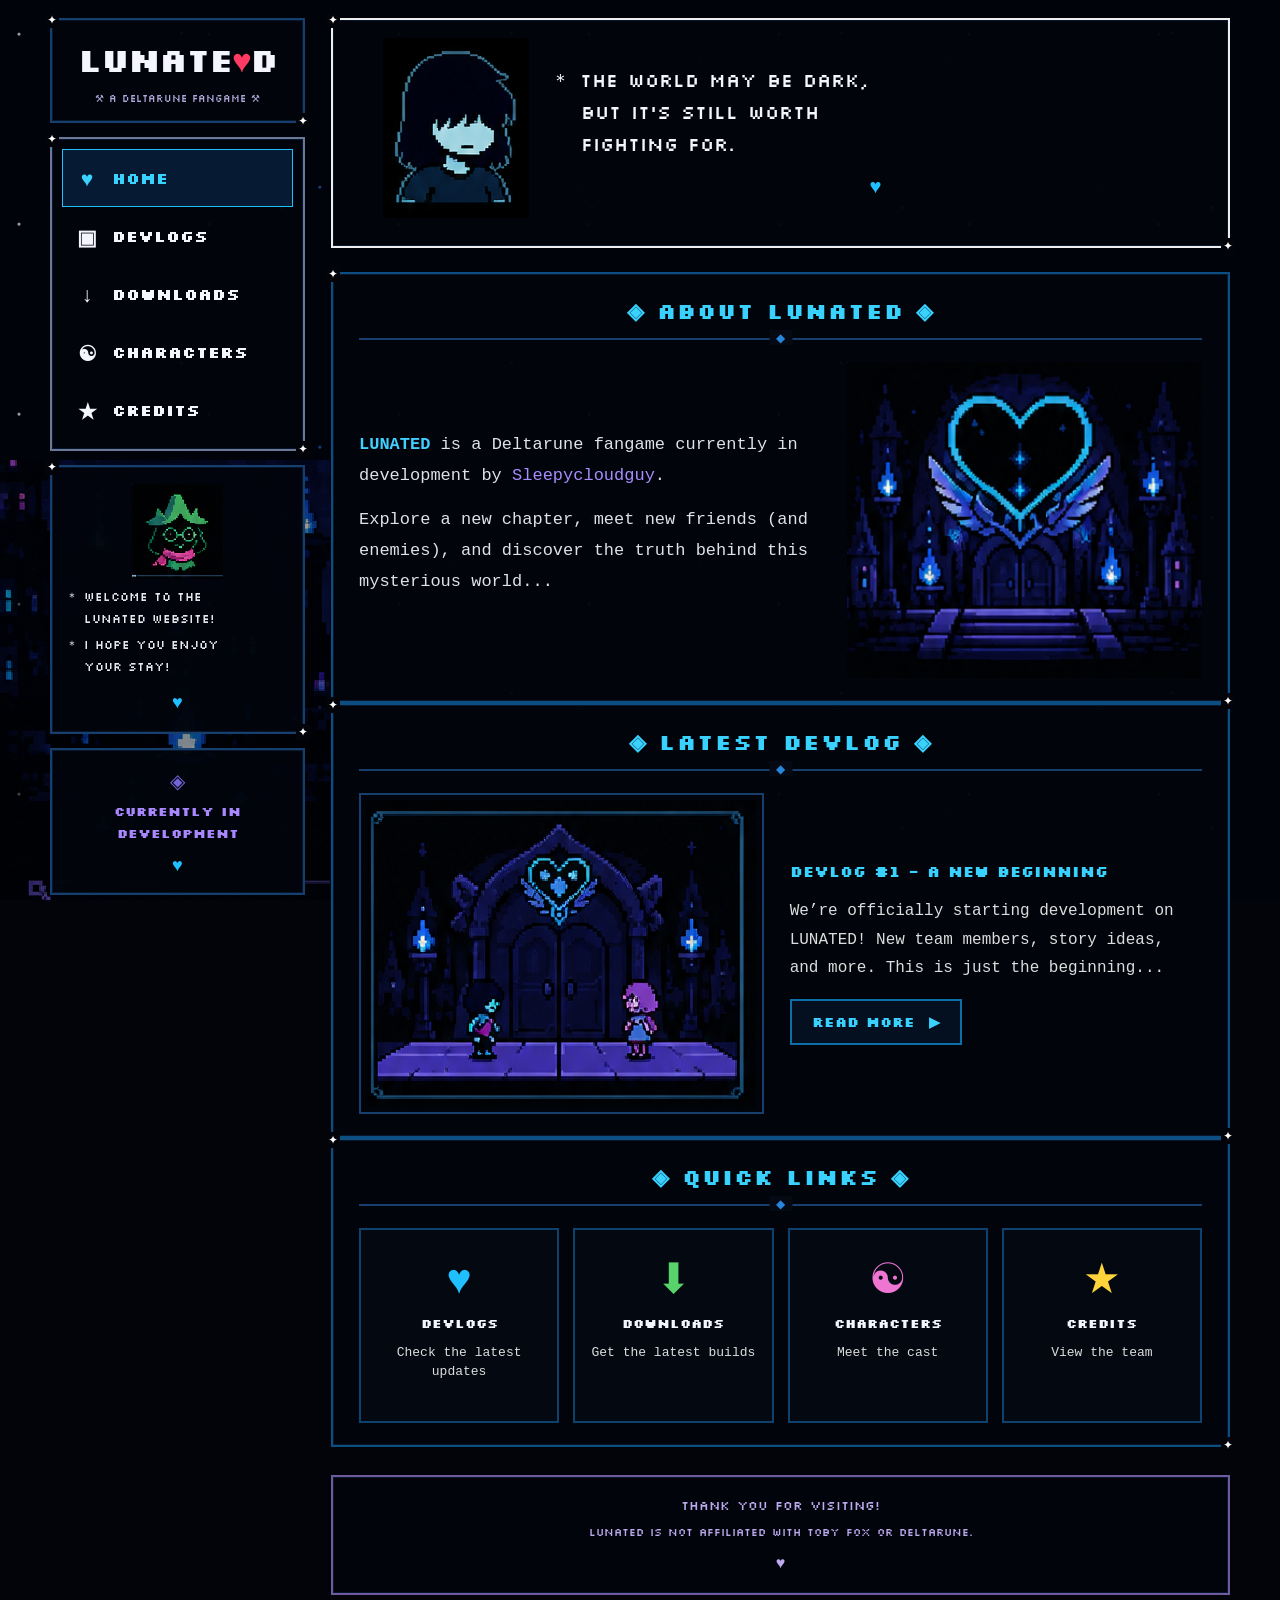
<file: index.html>
<!doctype html><html lang="en"><head><meta charset="utf-8"><meta name="viewport" content="width=device-width,initial-scale=1"><title>LUNATED</title><link rel="stylesheet" href="style.css"></head><body>
<div class="site-layout"><aside class="sidebar">
  <div class="logo-box"><h1>LUNATE<span>♥</span>D</h1><p>⚒ A DELTARUNE FANGAME ⚒</p></div>
  <nav class="side-nav">
    <a class="active" href="index.html"><span class="nav-icon">♥</span>HOME</a>
    <a href="devlogs.html"><span class="nav-icon">▣</span>DEVLOGS</a>
    <a href="downloads.html"><span class="nav-icon">↓</span>DOWNLOADS</a>
    <a href="characters.html"><span class="nav-icon">☯</span>CHARACTERS</a>
    <a href="credits.html"><span class="nav-icon">★</span>CREDITS</a>
  </nav>
  <div class="sidebar-message"><img src="images/welcome-character.png" alt="Pixel character"><p>＊ Welcome to the<br>&nbsp;&nbsp;&nbsp;LUNATED website!</p><p>＊ I hope you enjoy<br>&nbsp;&nbsp;&nbsp;your stay!</p><div class="heart">♥</div></div>
  <div class="development-box"><div class="side-sparkle">◈</div><h3>CURRENTLY IN<br>DEVELOPMENT</h3><div class="heart">♥</div></div>
</aside><main class="content">
<section class="dialogue-box"><div class="dialogue-character"><img src="images/hero-character.png" alt="Pixel character"></div><div class="dialogue-text"><p>＊ The world may be dark,</p><p>&nbsp;&nbsp;&nbsp;but it's still worth</p><p>&nbsp;&nbsp;&nbsp;fighting for.</p><span class="blue-heart">♥</span></div></section>
<section class="panel"><h2>◈ ABOUT LUNATED ◈</h2><div class="panel-line"></div><div class="about-content"><div class="about-text"><p><strong>LUNATED</strong> is a Deltarune fangame currently in development by <span style="color:#a98dff">Sleepycloudguy</span>.</p><p>Explore a new chapter, meet new friends (and enemies), and discover the truth behind this mysterious world...</p></div><img class="about-image" src="images/castle.png" alt="Lunated castle"></div></section>
<section class="panel"><h2>◈ LATEST DEVLOG ◈</h2><div class="panel-line"></div><div class="devlog-feature"><div class="devlog-image"><img src="images/latest.png" alt="Lunated characters outside a castle"></div><div class="devlog-info"><h3>DEVLOG #1 - A NEW BEGINNING</h3><p>We’re officially starting development on LUNATED! New team members, story ideas, and more. This is just the beginning...</p><a class="pixel-button" href="devlogs/devlog1.html">READ MORE&nbsp; ▶</a></div></div></section>
<section class="panel"><h2>◈ QUICK LINKS ◈</h2><div class="panel-line"></div><div class="quick-links"><a class="quick-card" href="devlogs.html"><span>♥</span><h3>DEVLOGS</h3><p>Check the latest updates</p></a><a class="quick-card" href="downloads.html"><span>⬇</span><h3>DOWNLOADS</h3><p>Get the latest builds</p></a><a class="quick-card" href="characters.html"><span>☯</span><h3>CHARACTERS</h3><p>Meet the cast</p></a><a class="quick-card" href="credits.html"><span>★</span><h3>CREDITS</h3><p>View the team</p></a></div></section>
<footer><p>Thank you for visiting!</p><p class="small-text">LUNATED is not affiliated with Toby Fox or Deltarune.</p><span>♥</span></footer>
</main></div></body></html>
</file>
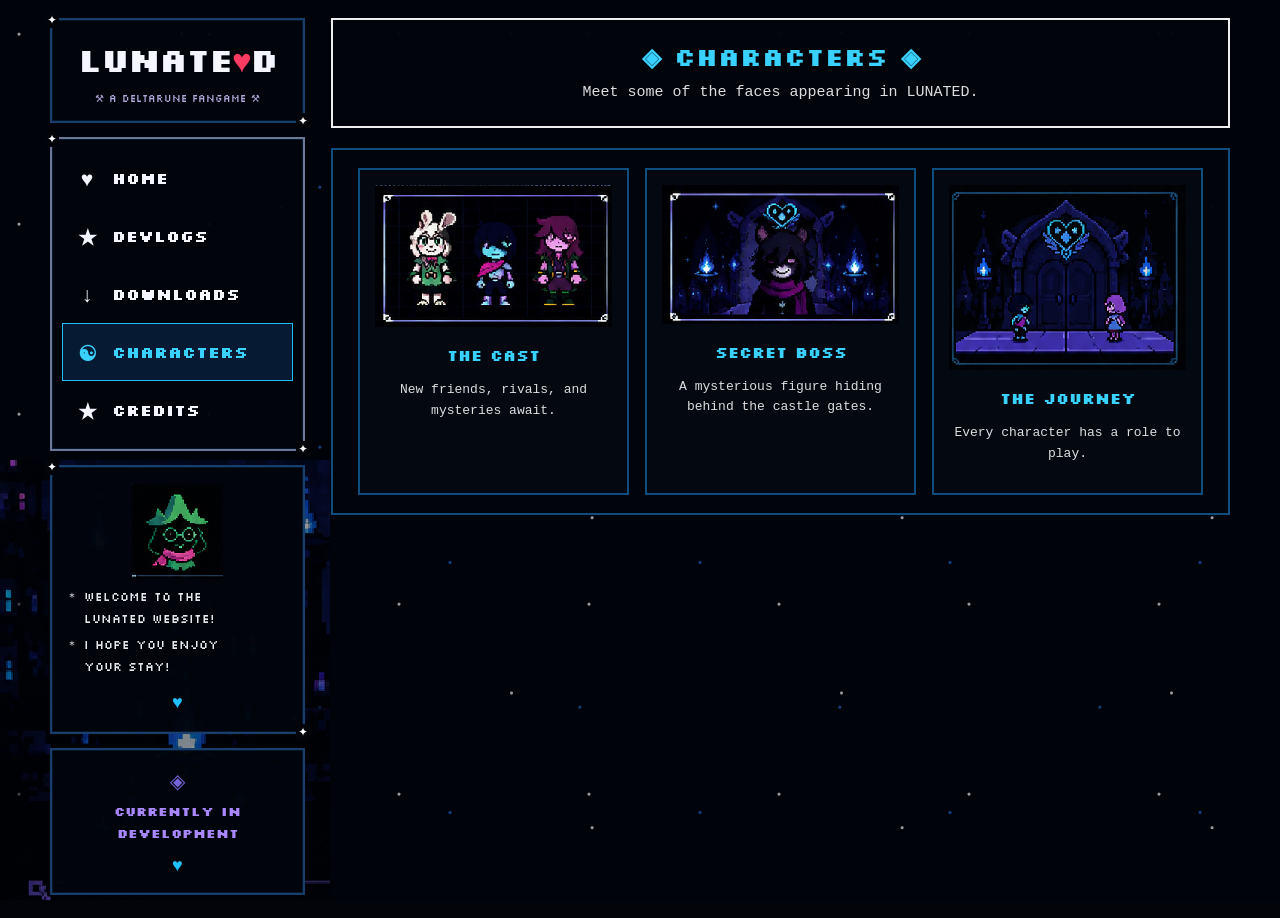
<file: characters.html>
<!doctype html><html lang="en"><head><meta charset="utf-8"><meta name="viewport" content="width=device-width,initial-scale=1"><title>LUNATED - Characters</title><link rel="stylesheet" href="style.css"></head><body><div class="page-shell"><aside class="sidebar"><div class="logo-box"><h1>LUNATE<span>♥</span>D</h1><p>⚒ A DELTARUNE FANGAME ⚒</p></div><nav class="side-nav"><a href="index.html"><span class="nav-icon">♥</span>HOME</a><a href="devlogs.html"><span class="nav-icon">★</span>DEVLOGS</a><a href="downloads.html"><span class="nav-icon">↓</span>DOWNLOADS</a><a class="active" href="characters.html"><span class="nav-icon">☯</span>CHARACTERS</a><a href="credits.html"><span class="nav-icon">★</span>CREDITS</a></nav><div class="sidebar-message"><img src="images/welcome-character.png" alt="Pixel character"><p>＊ Welcome to the<br>&nbsp;&nbsp;&nbsp;LUNATED website!</p><p>＊ I hope you enjoy<br>&nbsp;&nbsp;&nbsp;your stay!</p><div class="heart">♥</div></div><div class="development-box"><div class="side-sparkle">◈</div><h3>CURRENTLY IN<br>DEVELOPMENT</h3><div class="heart">♥</div></div></aside><main class="page-main"><section class="page-header"><h1>◈ CHARACTERS ◈</h1><p>Meet some of the faces appearing in LUNATED.</p></section><section class="page-panel"><div class="simple-grid"><div class="simple-card"><img src="images/devlog-characters.png" alt="Lunated character trio"><h3>THE CAST</h3><p>New friends, rivals, and mysteries await.</p></div><div class="simple-card"><img src="images/devlog-boss.png" alt="Secret boss"><h3>SECRET BOSS</h3><p>A mysterious figure hiding behind the castle gates.</p></div><div class="simple-card"><img src="images/latest.png" alt="Two Lunated characters"><h3>THE JOURNEY</h3><p>Every character has a role to play.</p></div></div></section></main></div></body></html>
</file>
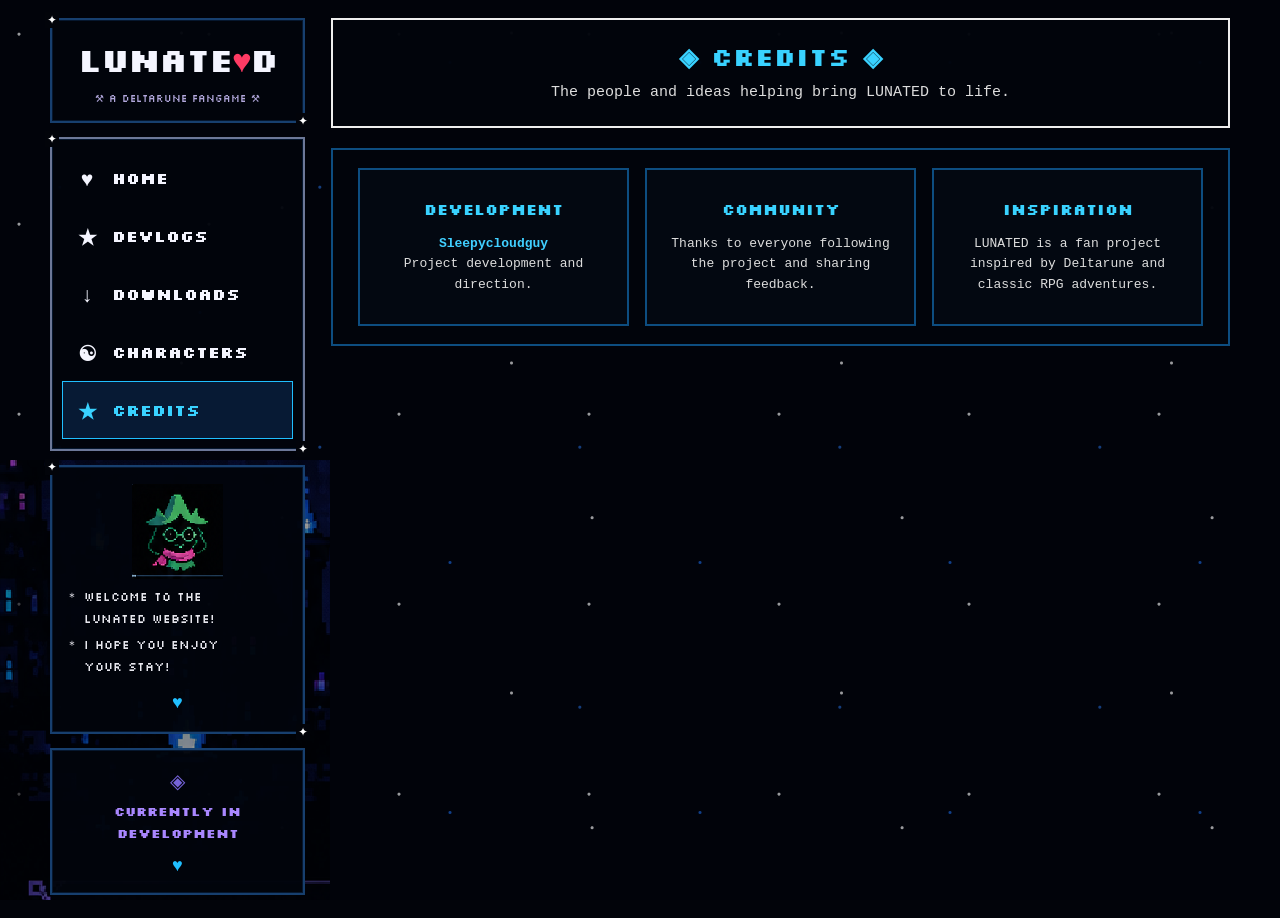
<file: credits.html>
<!doctype html><html lang="en"><head><meta charset="utf-8"><meta name="viewport" content="width=device-width,initial-scale=1"><title>LUNATED - Credits</title><link rel="stylesheet" href="style.css"></head><body><div class="page-shell"><aside class="sidebar"><div class="logo-box"><h1>LUNATE<span>♥</span>D</h1><p>⚒ A DELTARUNE FANGAME ⚒</p></div><nav class="side-nav"><a href="index.html"><span class="nav-icon">♥</span>HOME</a><a href="devlogs.html"><span class="nav-icon">★</span>DEVLOGS</a><a href="downloads.html"><span class="nav-icon">↓</span>DOWNLOADS</a><a href="characters.html"><span class="nav-icon">☯</span>CHARACTERS</a><a class="active" href="credits.html"><span class="nav-icon">★</span>CREDITS</a></nav><div class="sidebar-message"><img src="images/welcome-character.png" alt="Pixel character"><p>＊ Welcome to the<br>&nbsp;&nbsp;&nbsp;LUNATED website!</p><p>＊ I hope you enjoy<br>&nbsp;&nbsp;&nbsp;your stay!</p><div class="heart">♥</div></div><div class="development-box"><div class="side-sparkle">◈</div><h3>CURRENTLY IN<br>DEVELOPMENT</h3><div class="heart">♥</div></div></aside><main class="page-main"><section class="page-header"><h1>◈ CREDITS ◈</h1><p>The people and ideas helping bring LUNATED to life.</p></section><section class="page-panel"><div class="simple-grid"><div class="simple-card"><h3>DEVELOPMENT</h3><p><strong style="color:#40cfff">Sleepycloudguy</strong><br>Project development and direction.</p></div><div class="simple-card"><h3>COMMUNITY</h3><p>Thanks to everyone following the project and sharing feedback.</p></div><div class="simple-card"><h3>INSPIRATION</h3><p>LUNATED is a fan project inspired by Deltarune and classic RPG adventures.</p></div></div></section></main></div></body></html>
</file>
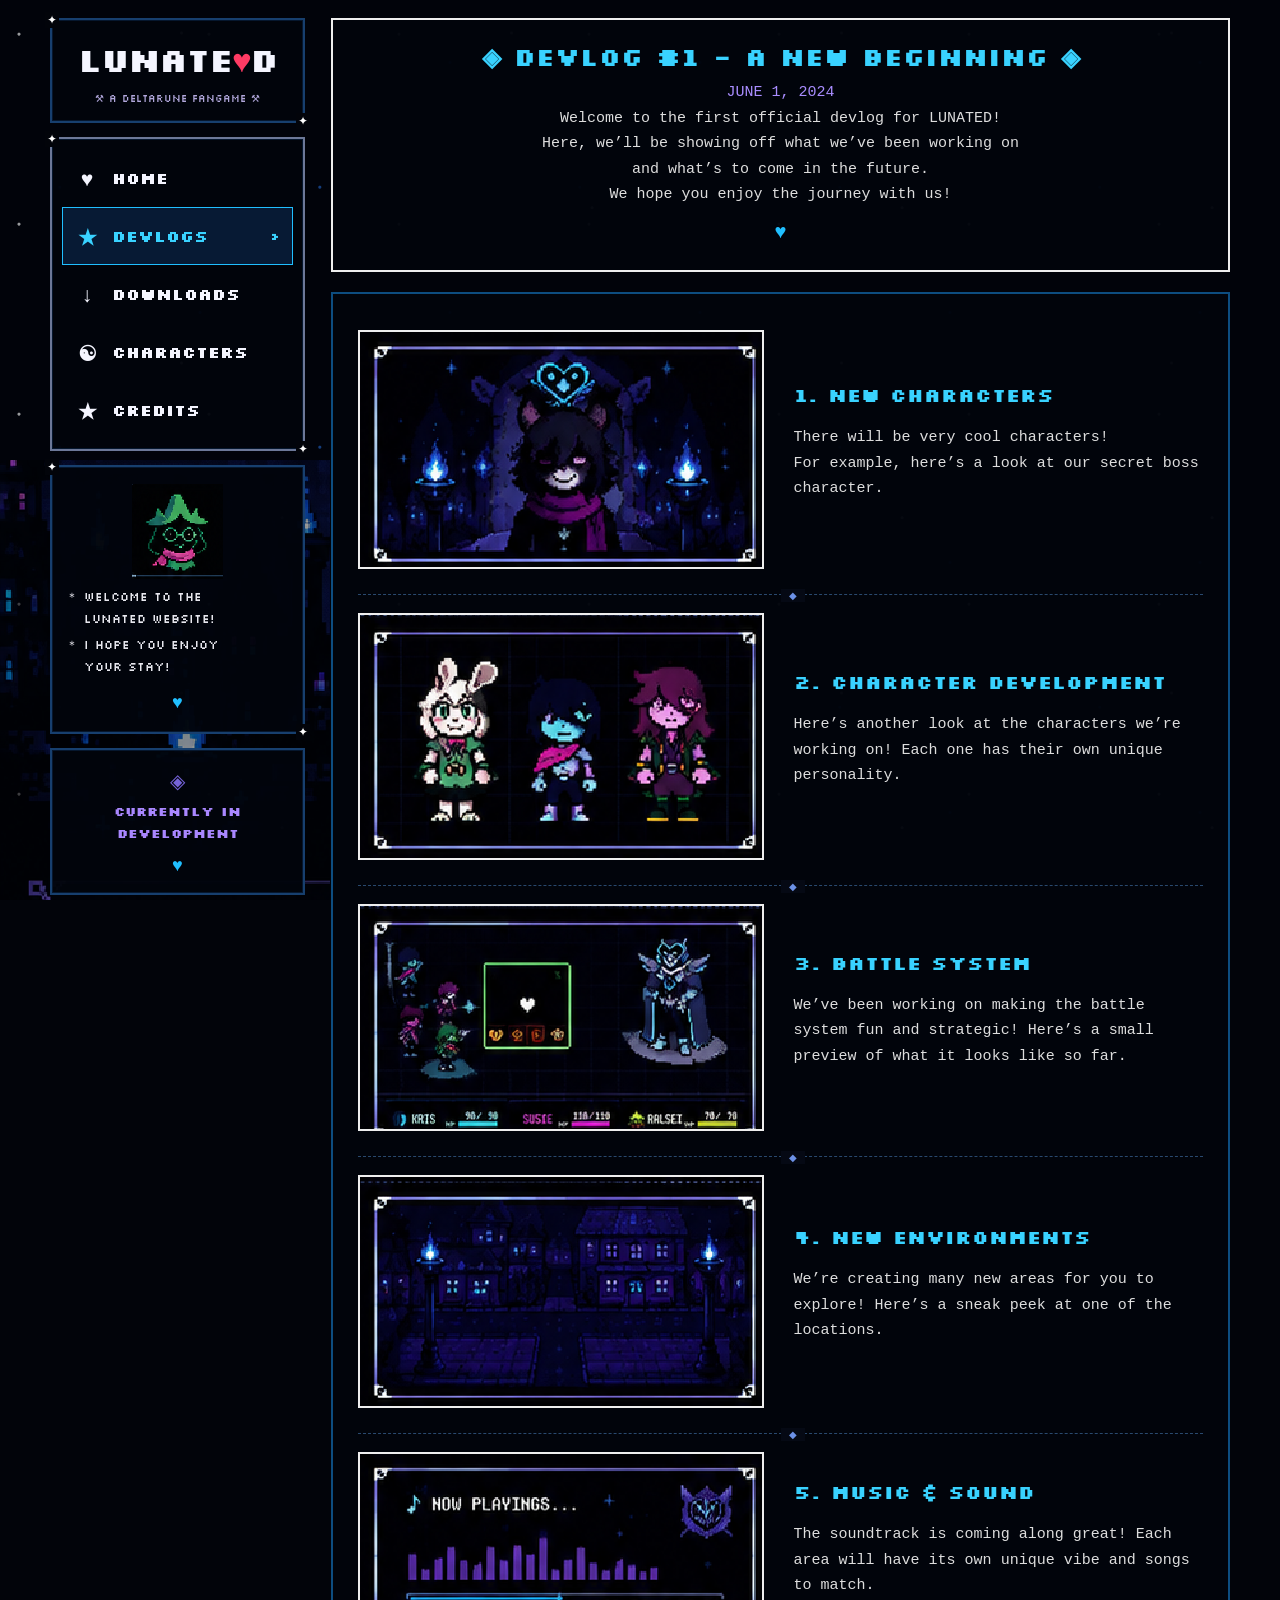
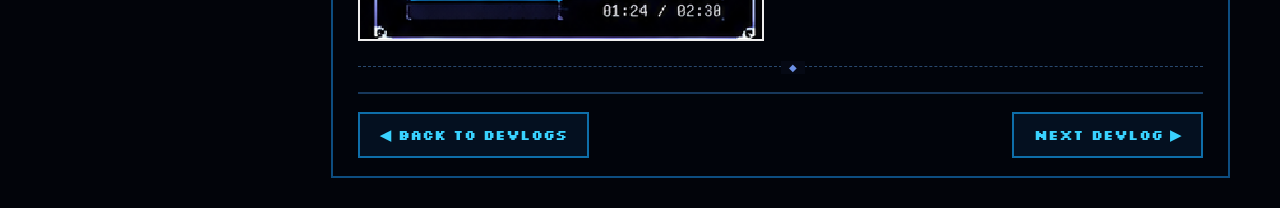
<file: devlogs.html>
<!doctype html><html lang="en"><head><meta charset="utf-8"><meta name="viewport" content="width=device-width,initial-scale=1"><title>LUNATED - Devlogs</title><link rel="stylesheet" href="style.css"></head><body><div class="page-shell"><aside class="sidebar">
<div class="logo-box"><h1>LUNATE<span>♥</span>D</h1><p>⚒ A DELTARUNE FANGAME ⚒</p></div><nav class="side-nav"><a href="index.html"><span class="nav-icon">♥</span>HOME</a><a class="active" href="devlogs.html"><span class="nav-icon">★</span>DEVLOGS <span class="arrow">›</span></a><a href="downloads.html"><span class="nav-icon">↓</span>DOWNLOADS</a><a href="characters.html"><span class="nav-icon">☯</span>CHARACTERS</a><a href="credits.html"><span class="nav-icon">★</span>CREDITS</a></nav><div class="sidebar-message"><img src="images/welcome-character.png" alt="Pixel character"><p>＊ Welcome to the<br>&nbsp;&nbsp;&nbsp;LUNATED website!</p><p>＊ I hope you enjoy<br>&nbsp;&nbsp;&nbsp;your stay!</p><div class="heart">♥</div></div><div class="development-box"><div class="side-sparkle">◈</div><h3>CURRENTLY IN<br>DEVELOPMENT</h3><div class="heart">♥</div></div></aside>
<main class="page-main"><section class="page-header"><h1>◈ DEVLOG #1 - A NEW BEGINNING ◈</h1><p style="color:#a98dff">JUNE 1, 2024</p><p>Welcome to the first official devlog for LUNATED!<br>Here, we’ll be showing off what we’ve been working on<br>and what’s to come in the future.<br>We hope you enjoy the journey with us! <span class="blue-heart">♥</span></p></section><section class="page-panel">
<div class="devlog-section"><img src="images/devlog-boss.png" alt="Secret boss character"><div><h2>1. NEW CHARACTERS</h2><p>There will be very cool characters!<br>For example, here’s a look at our secret boss character.</p></div></div>
<div class="devlog-section"><img src="images/devlog-characters.png" alt="Lunated characters"><div><h2>2. CHARACTER DEVELOPMENT</h2><p>Here’s another look at the characters we’re working on! Each one has their own unique personality.</p></div></div>
<div class="devlog-section"><img src="images/devlog-battle.png" alt="Lunated battle system"><div><h2>3. BATTLE SYSTEM</h2><p>We’ve been working on making the battle system fun and strategic! Here’s a small preview of what it looks like so far.</p></div></div>
<div class="devlog-section"><img src="images/devlog-town.png" alt="Lunated environment"><div><h2>4. NEW ENVIRONMENTS</h2><p>We’re creating many new areas for you to explore! Here’s a sneak peek at one of the locations.</p></div></div>
<div class="devlog-section"><img src="images/devlog-music.png" alt="Lunated music preview"><div><h2>5. MUSIC &amp; SOUND</h2><p>The soundtrack is coming along great! Each area will have its own unique vibe and songs to match.</p></div></div>
<div class="article-nav"><a class="pixel-button" href="devlogs.html">◀ BACK TO DEVLOGS</a><a class="pixel-button" href="devlogs/devlog1.html">NEXT DEVLOG ▶</a></div></section></main></div></body></html>
</file>
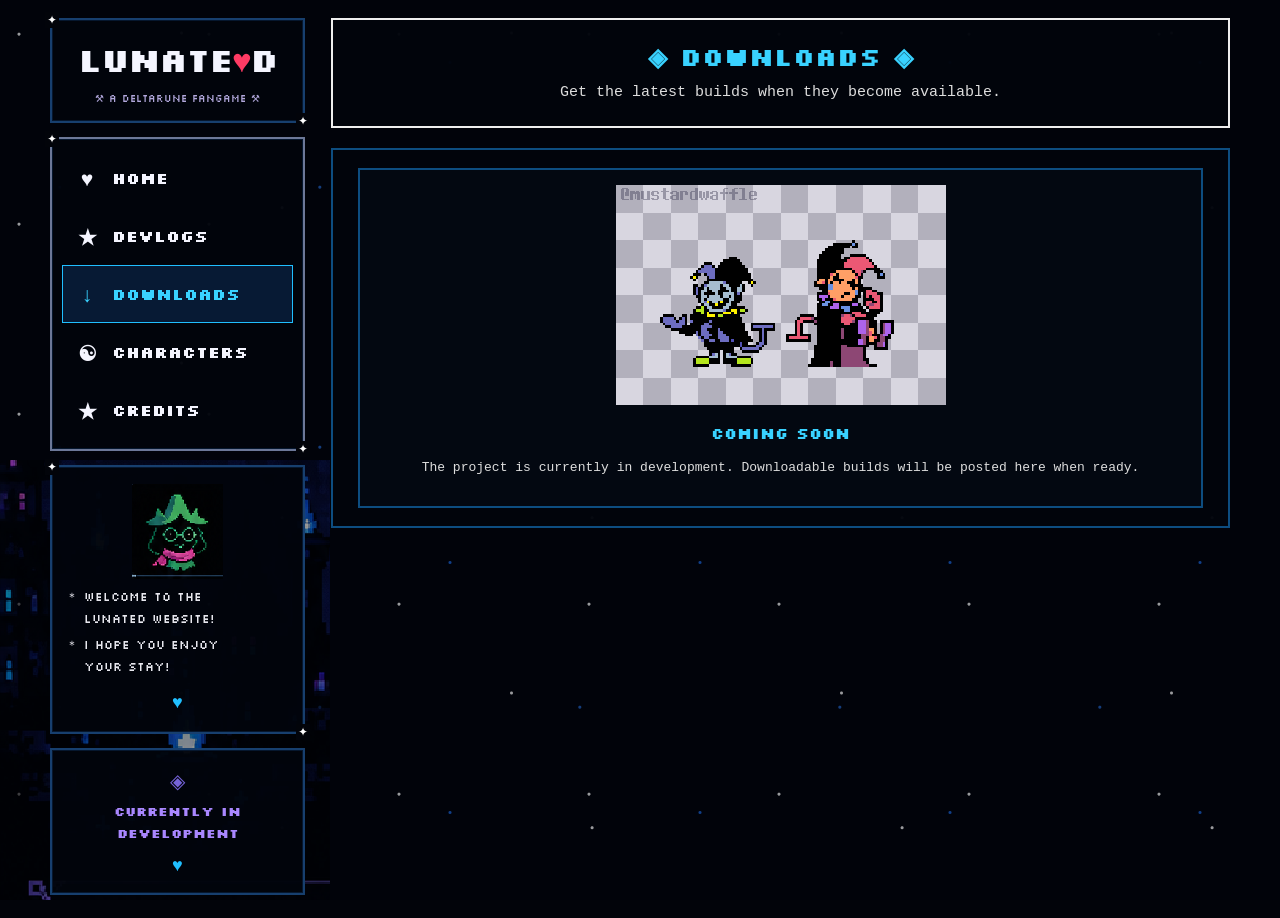
<file: downloads.html>
<!doctype html><html lang="en"><head><meta charset="utf-8"><meta name="viewport" content="width=device-width,initial-scale=1"><title>LUNATED - Downloads</title><link rel="stylesheet" href="style.css"></head><body><div class="page-shell"><aside class="sidebar"><div class="logo-box"><h1>LUNATE<span>♥</span>D</h1><p>⚒ A DELTARUNE FANGAME ⚒</p></div><nav class="side-nav"><a href="index.html"><span class="nav-icon">♥</span>HOME</a><a href="devlogs.html"><span class="nav-icon">★</span>DEVLOGS</a><a class="active" href="downloads.html"><span class="nav-icon">↓</span>DOWNLOADS</a><a href="characters.html"><span class="nav-icon">☯</span>CHARACTERS</a><a href="credits.html"><span class="nav-icon">★</span>CREDITS</a></nav><div class="sidebar-message"><img src="images/welcome-character.png" alt="Pixel character"><p>＊ Welcome to the<br>&nbsp;&nbsp;&nbsp;LUNATED website!</p><p>＊ I hope you enjoy<br>&nbsp;&nbsp;&nbsp;your stay!</p><div class="heart">♥</div></div><div class="development-box"><div class="side-sparkle">◈</div><h3>CURRENTLY IN<br>DEVELOPMENT</h3><div class="heart">♥</div></div></aside><main class="page-main"><section class="page-header"><h1>◈ DOWNLOADS ◈</h1><p>Get the latest builds when they become available.</p></section><section class="page-panel"><div class="simple-card"><img src="images/dm7zzj9-26f5a06c-44ec-46a8-966c-704dae1dff8a.png" alt="Lunated development art"><h3>COMING SOON</h3><p>The project is currently in development. Downloadable builds will be posted here when ready.</p></div></section></main></div></body></html>
</file>
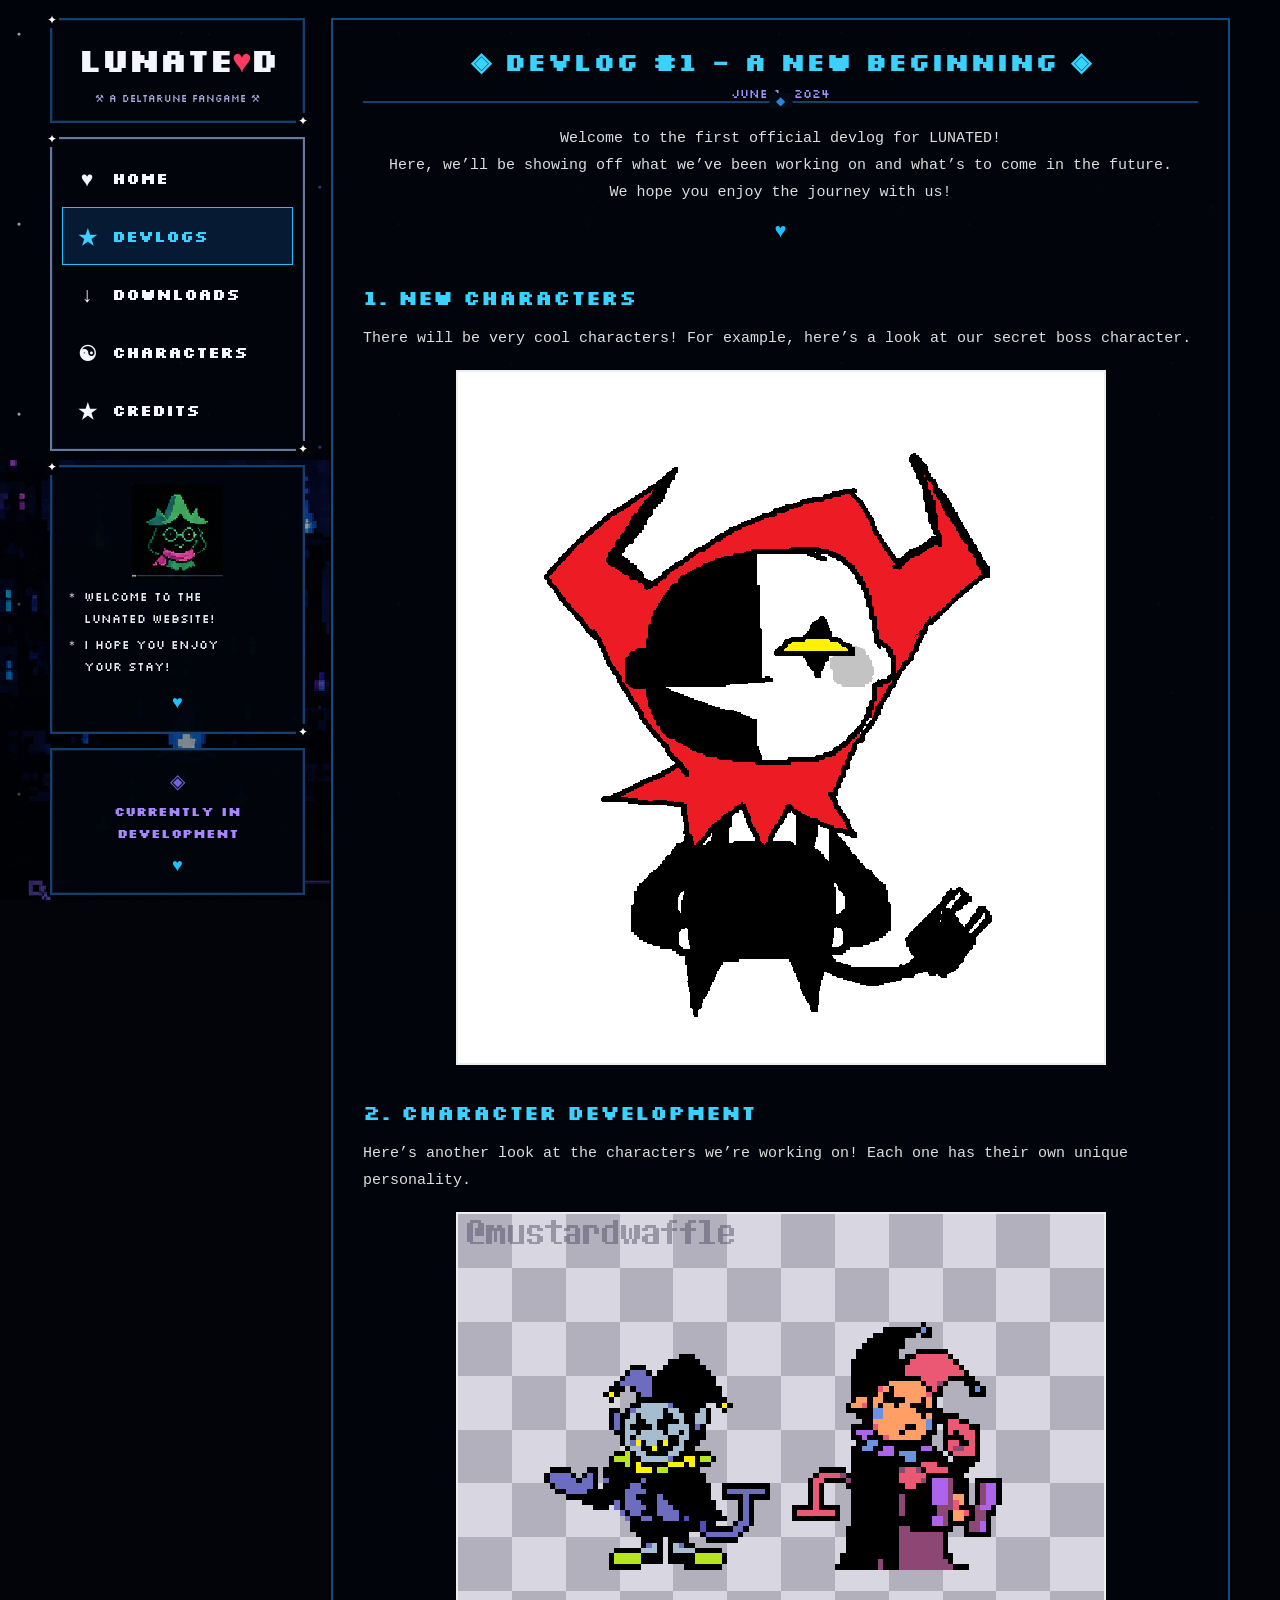
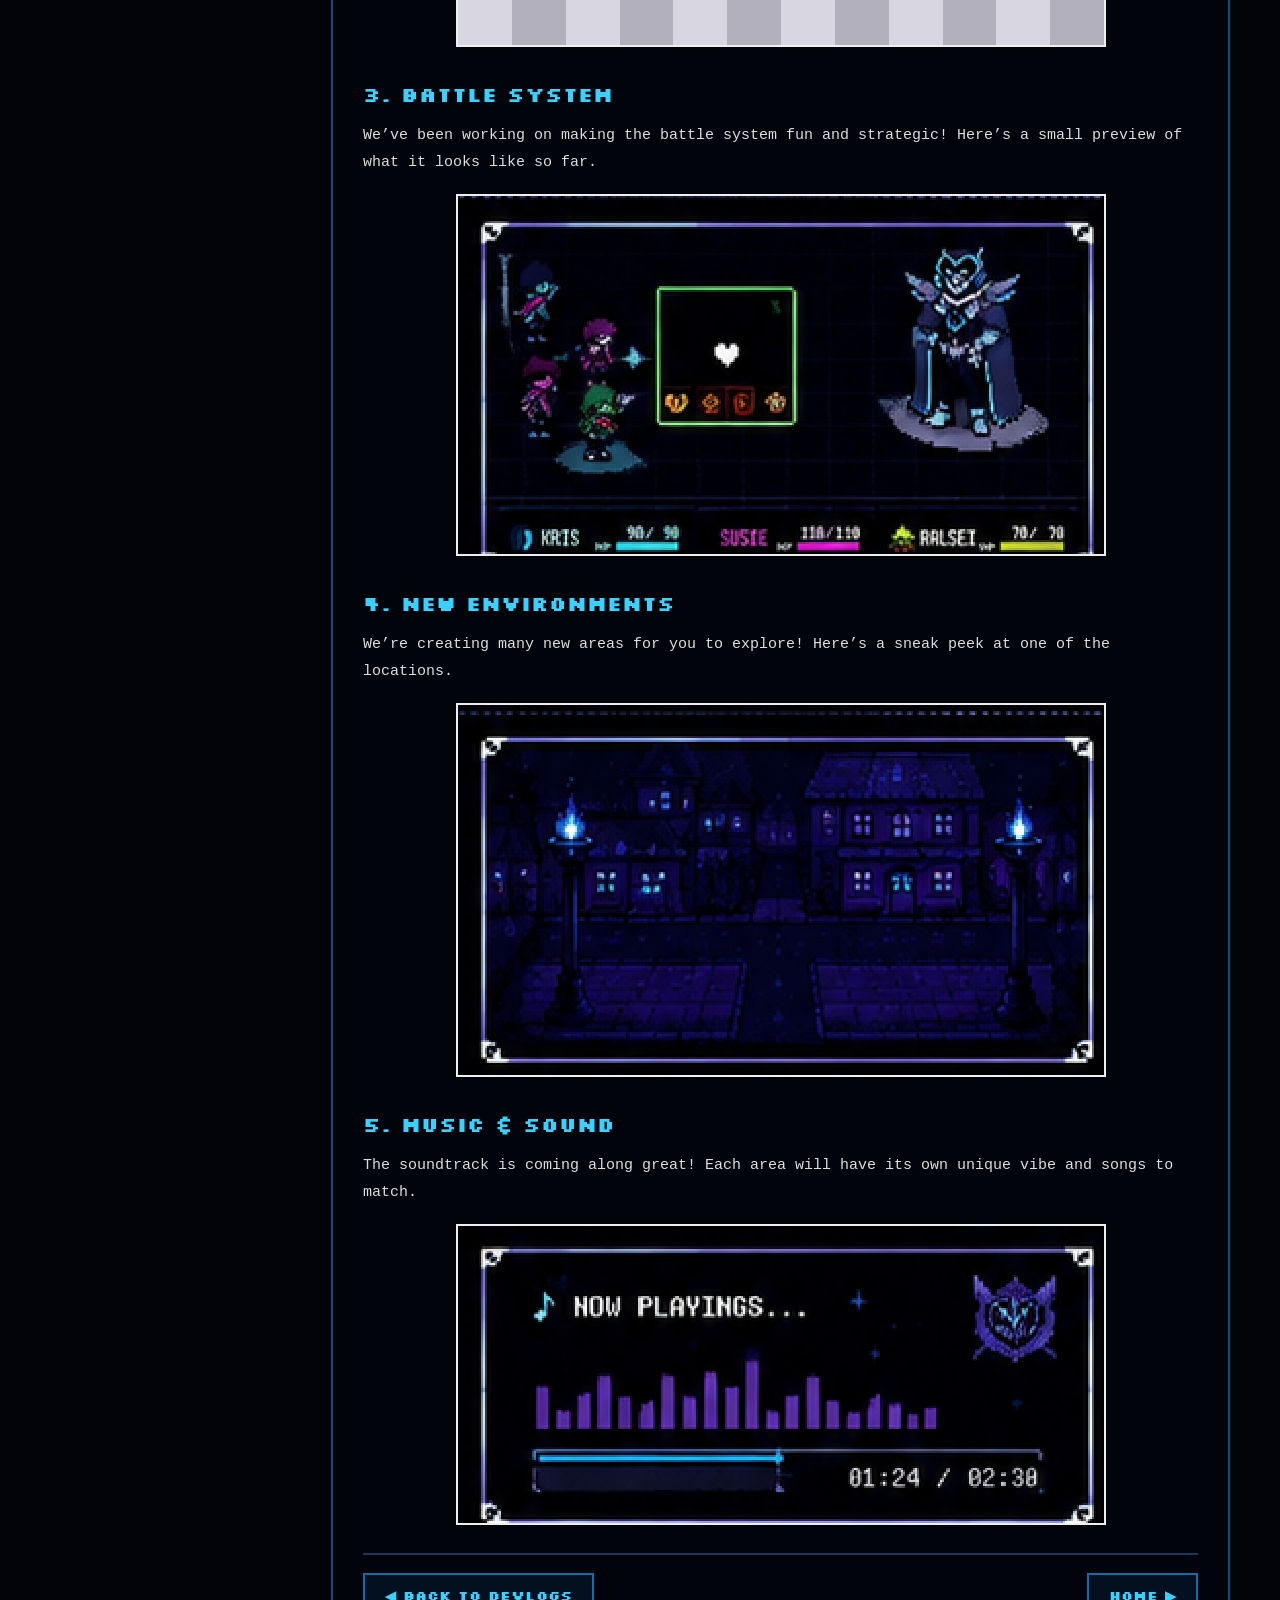
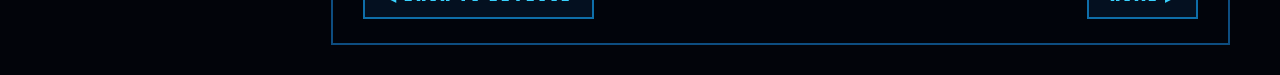
<file: devlogs/devlog1.html>
<!doctype html><html lang="en"><head><meta charset="utf-8"><meta name="viewport" content="width=device-width,initial-scale=1"><title>Devlog #1 - Lunated</title><link rel="stylesheet" href="../style.css"></head><body><div class="page-shell"><aside class="sidebar"><div class="logo-box"><h1>LUNATE<span>♥</span>D</h1><p>⚒ A DELTARUNE FANGAME ⚒</p></div><nav class="side-nav"><a href="../index.html"><span class="nav-icon">♥</span>HOME</a><a class="active" href="../devlogs.html"><span class="nav-icon">★</span>DEVLOGS</a><a href="../downloads.html"><span class="nav-icon">↓</span>DOWNLOADS</a><a href="../characters.html"><span class="nav-icon">☯</span>CHARACTERS</a><a href="../credits.html"><span class="nav-icon">★</span>CREDITS</a></nav><div class="sidebar-message"><img src="../images/welcome-character.png" alt="Pixel character"><p>＊ Welcome to the<br>&nbsp;&nbsp;&nbsp;LUNATED website!</p><p>＊ I hope you enjoy<br>&nbsp;&nbsp;&nbsp;your stay!</p><div class="heart">♥</div></div><div class="development-box"><div class="side-sparkle">◈</div><h3>CURRENTLY IN<br>DEVELOPMENT</h3><div class="heart">♥</div></div></aside><main class="page-main"><article class="article"><h1>◈ DEVLOG #1 - A NEW BEGINNING ◈</h1><div class="date">JUNE 1, 2024</div><div class="panel-line"></div><p class="intro">Welcome to the first official devlog for LUNATED!<br>Here, we’ll be showing off what we’ve been working on and what’s to come in the future.<br>We hope you enjoy the journey with us! <span class="blue-heart">♥</span></p><h2>1. NEW CHARACTERS</h2><p>There will be very cool characters! For example, here’s a look at our secret boss character.</p><img class="article-image" src="../images/GwifBmjWcAAq0_1.png" alt="Secret boss character"><h2>2. CHARACTER DEVELOPMENT</h2><p>Here’s another look at the characters we’re working on! Each one has their own unique personality.</p><img class="article-image" src="../images/dm7zzj9-26f5a06c-44ec-46a8-966c-704dae1dff8a.png" alt="Lunated characters"><h2>3. BATTLE SYSTEM</h2><p>We’ve been working on making the battle system fun and strategic! Here’s a small preview of what it looks like so far.</p><img class="article-image" src="../images/devlog-battle.png" alt="Lunated battle system"><h2>4. NEW ENVIRONMENTS</h2><p>We’re creating many new areas for you to explore! Here’s a sneak peek at one of the locations.</p><img class="article-image" src="../images/devlog-town.png" alt="Lunated environment"><h2>5. MUSIC &amp; SOUND</h2><p>The soundtrack is coming along great! Each area will have its own unique vibe and songs to match.</p><img class="article-image" src="../images/devlog-music.png" alt="Lunated music preview"><div class="article-nav"><a class="pixel-button" href="../devlogs.html">◀ BACK TO DEVLOGS</a><a class="pixel-button" href="../index.html">HOME ▶</a></div></article></main></div></body></html>
</file>
<file: style.css>
@import url('https://fonts.googleapis.com/css2?family=Silkscreen:wght@400;700&display=swap');

:root{
  --bg:#02040a; --panel:#050914; --cyan:#20bfff; --cyan2:#39d2ff;
  --blue:#0b2b57; --purple:#9c82ff; --white:#f4f5ff; --muted:#c8c8d8;
  --line:#173f6e; --green:#58d36b; --pink:#ef75d2; --gold:#ffd43b;
}
*{box-sizing:border-box} html{scroll-behavior:smooth}
body{margin:0;min-height:100vh;background:var(--bg);color:var(--white);font-family:'Silkscreen','Courier New',monospace;image-rendering:pixelated;overflow-x:hidden}
body:before{content:"";position:fixed;inset:0;z-index:-4;background:
 radial-gradient(circle at 10% 18%,#fff 0 1px,transparent 2px),
 radial-gradient(circle at 23% 72%,#2264c9 0 1px,transparent 2px),
 radial-gradient(circle at 55% 10%,#fff 0 1px,transparent 2px),
 radial-gradient(circle at 80% 25%,#1b66db 0 1px,transparent 2px),
 radial-gradient(circle at 91% 67%,#fff 0 1px,transparent 2px),#02040a;
 background-size:190px 190px,260px 260px,330px 330px,250px 250px,310px 310px;opacity:.6}
body:after{content:"";position:fixed;z-index:-3;left:0;bottom:0;width:330px;height:440px;background:url('images/city.png') left bottom/330px auto no-repeat;opacity:.6;pointer-events:none}
a{color:inherit}.site-layout{width:min(1180px,96vw);margin:18px auto 30px;display:grid;grid-template-columns:255px 1fr;gap:26px;position:relative}.sidebar{min-width:0}.panel,.sidebar>div,.side-nav,.logo-box,footer,.dialogue-box{position:relative;background:rgba(2,5,12,.96);border:2px solid var(--line);box-shadow:0 0 0 1px #06172e inset}
.logo-box{border-color:#eee;padding:18px 12px 16px;text-align:center;margin-bottom:14px}.logo-box:before,.logo-box:after,.panel:before,.panel:after,.dialogue-box:before,.dialogue-box:after,.side-nav:before,.side-nav:after,.sidebar-message:before,.sidebar-message:after{content:'✦';position:absolute;color:#fff;font-size:12px;line-height:1;background:var(--bg);padding:2px;z-index:2}.logo-box:before,.panel:before,.dialogue-box:before,.side-nav:before,.sidebar-message:before{left:-7px;top:-8px}.logo-box:after,.panel:after,.dialogue-box:after,.side-nav:after,.sidebar-message:after{right:-7px;bottom:-8px}.logo-box h1{font-size:33px;letter-spacing:-2px;margin:0;font-weight:700}.logo-box h1 span{color:#ff3b64}.logo-box p{font-size:10px;color:#b1a7db;margin:10px 0 0}.side-nav{padding:10px;margin-bottom:14px;border-color:#6c7898}.side-nav a{display:flex;align-items:center;gap:13px;min-height:58px;padding:10px 12px;text-decoration:none;font-size:16px;font-weight:700;border:1px solid transparent}.side-nav a:hover,.side-nav a.active{background:#071a34;border-color:var(--cyan);color:var(--cyan2)}.nav-icon{width:24px;text-align:center;font-size:21px}.arrow{margin-left:auto}.sidebar-message{padding:17px 14px 14px;margin-bottom:14px;border-color:#767c9d;line-height:1.8}.sidebar-message img{display:block;width:95px;height:95px;object-fit:contain;margin:0 auto 7px}.sidebar-message p{font-size:12px;margin:5px 0;color:#e7e7ee}.sidebar-message p::first-letter{color:#fff}.heart{text-align:center;color:var(--cyan);font-size:18px;margin-top:8px}.development-box{padding:17px;text-align:center;border-color:#6e659d}.development-box h3{margin:7px 0;color:#a987ff;font-size:13px;line-height:1.7}.side-sparkle{color:#7563d9;font-size:20px}.content{min-width:0}.dialogue-box{display:grid;grid-template-columns:190px 1fr;align-items:center;min-height:215px;padding:18px 28px;margin-bottom:24px;border-color:#eee}.dialogue-character{align-self:end;text-align:center;height:190px}.dialogue-character img{height:180px;width:auto;object-fit:contain}.dialogue-text{font-family:'Silkscreen','Courier New',monospace;font-size:19px;line-height:1.7}.dialogue-text p{margin:0}.blue-heart{display:block;text-align:center;color:var(--cyan);font-size:20px;margin-top:8px}.panel{padding:22px 26px;margin-bottom:0;border-color:#0c4d82}.panel h2{text-align:center;color:var(--cyan2);font-size:22px;margin:0 0 13px;letter-spacing:1px}.panel-line{height:2px;background:var(--line);position:relative;margin-bottom:22px}.panel-line:after{content:'◆';position:absolute;left:50%;top:-8px;transform:translateX(-50%);background:var(--panel);padding:0 7px;color:#2785db;font-size:12px}.about-content{display:grid;grid-template-columns:1fr 355px;gap:30px;align-items:center}.about-text p{font-family:'Courier New',monospace;font-size:17px;line-height:1.8;margin:0 0 14px;color:#e1e1e8}.about-text strong{color:#40cfff}.about-image{width:100%;display:block;image-rendering:auto}.devlog-feature{display:grid;grid-template-columns:48% 1fr;gap:26px;align-items:center}.devlog-image{border:2px solid var(--line);padding:5px;background:#02040b}.devlog-image img{display:block;width:100%;height:auto}.devlog-info h3{color:var(--cyan2);font-size:15px;margin:0 0 15px}.devlog-info p{font-family:'Courier New',monospace;font-size:16px;line-height:1.8;color:#ddd}.pixel-button{display:inline-block;color:var(--cyan2);border:2px solid #0e6ea9;background:#041020;padding:12px 20px;text-decoration:none;font-size:14px;font-weight:700}.pixel-button:hover{background:#0b2b4a;color:#fff;border-color:#fff}.quick-links{display:grid;grid-template-columns:repeat(4,1fr);gap:14px}.quick-card{min-height:195px;border:2px solid #0d426e;padding:20px 10px;text-align:center;text-decoration:none;background:#030811}.quick-card:hover{border-color:var(--cyan);transform:translateY(-2px)}.quick-card>span{display:block;font-size:42px;height:55px}.quick-card:nth-child(1)>span{color:var(--cyan)}.quick-card:nth-child(2)>span{color:var(--green)}.quick-card:nth-child(3)>span{color:var(--pink)}.quick-card:nth-child(4)>span{color:var(--gold)}.quick-card h3{font-size:13px;margin:10px 0 12px}.quick-card p{font-family:'Courier New',monospace;font-size:13px;line-height:1.5;color:#ddd;margin:0}footer{margin-top:28px;padding:20px;text-align:center;border-color:#6e5a9c;color:#bca9ee}footer p{margin:0 0 10px;font-size:13px}footer .small-text{font-size:11px;line-height:1.7}.page-shell{display:grid;grid-template-columns:255px 1fr;gap:26px;width:min(1180px,96vw);margin:18px auto 30px}.page-main{min-width:0}.page-header{border:2px solid #eee;padding:20px 30px;text-align:center;margin-bottom:20px;background:rgba(2,5,12,.97);position:relative}.page-header h1{color:var(--cyan2);font-size:25px;margin:0 0 8px}.page-header p{font-family:'Courier New',monospace;color:#ddd;font-size:15px;line-height:1.7;margin:0}.page-panel{border:2px solid #0d4d80;background:rgba(2,5,12,.97);padding:18px 25px}.devlog-section{display:grid;grid-template-columns:48% 1fr;gap:30px;align-items:center;padding:18px 0 25px;border-bottom:1px dashed #29496e;position:relative}.devlog-section:last-child{border-bottom:0}.devlog-section img{display:block;width:100%;height:auto;border:2px solid #eee}.devlog-section h2{font-size:19px;color:var(--cyan2);margin:0 0 18px}.devlog-section p{font-family:'Courier New',monospace;font-size:15px;line-height:1.7;color:#ddd}.devlog-section:after{content:'◆';position:absolute;bottom:-8px;left:50%;background:var(--panel);color:#6c91e6;padding:0 8px;font-size:10px}.article{border:2px solid #0d4d80;background:rgba(2,5,12,.97);padding:24px 30px}.article h1{text-align:center;color:var(--cyan2);font-size:26px;margin:0 0 8px}.article .date{text-align:center;color:#a58eff;font-size:12px}.article .intro{text-align:center;font-family:'Courier New',monospace;color:#ddd;font-size:15px;line-height:1.8}.article h2{color:var(--cyan2);font-size:20px;margin:34px 0 12px}.article p{font-family:'Courier New',monospace;color:#ddd;font-size:15px;line-height:1.8}.article-image{display:block;width:min(100%,650px);margin:18px auto 28px;border:2px solid #eee}.article-nav{display:flex;justify-content:space-between;gap:15px;border-top:2px solid #17385c;padding-top:18px;margin-top:25px}.simple-grid{display:grid;grid-template-columns:repeat(3,1fr);gap:16px}.simple-card{border:2px solid #0d4d80;background:#030811;padding:15px;text-align:center}.simple-card img{width:100%;max-height:220px;object-fit:contain}.simple-card h3{color:var(--cyan2);font-size:15px}.simple-card p{font-family:'Courier New',monospace;color:#ddd;line-height:1.6;font-size:13px}
@media(max-width:900px){.site-layout,.page-shell{grid-template-columns:1fr;width:94vw}.sidebar{max-width:700px;margin:auto;width:100%}.dialogue-box{grid-template-columns:150px 1fr}.about-content,.devlog-feature,.devlog-section{grid-template-columns:1fr}.about-image{max-width:550px;margin:auto}.quick-links{grid-template-columns:repeat(2,1fr)}.simple-grid{grid-template-columns:1fr 1fr}}
@media(max-width:600px){.dialogue-box{grid-template-columns:1fr;text-align:center}.dialogue-character{height:145px}.dialogue-character img{height:135px}.dialogue-text{font-size:14px}.panel,.page-panel,.article{padding:15px}.quick-links,.simple-grid{grid-template-columns:1fr}.devlog-section h2{text-align:center}.article-nav{flex-direction:column}.pixel-button{width:100%;text-align:center}.logo-box h1{font-size:29px}}
</file>
